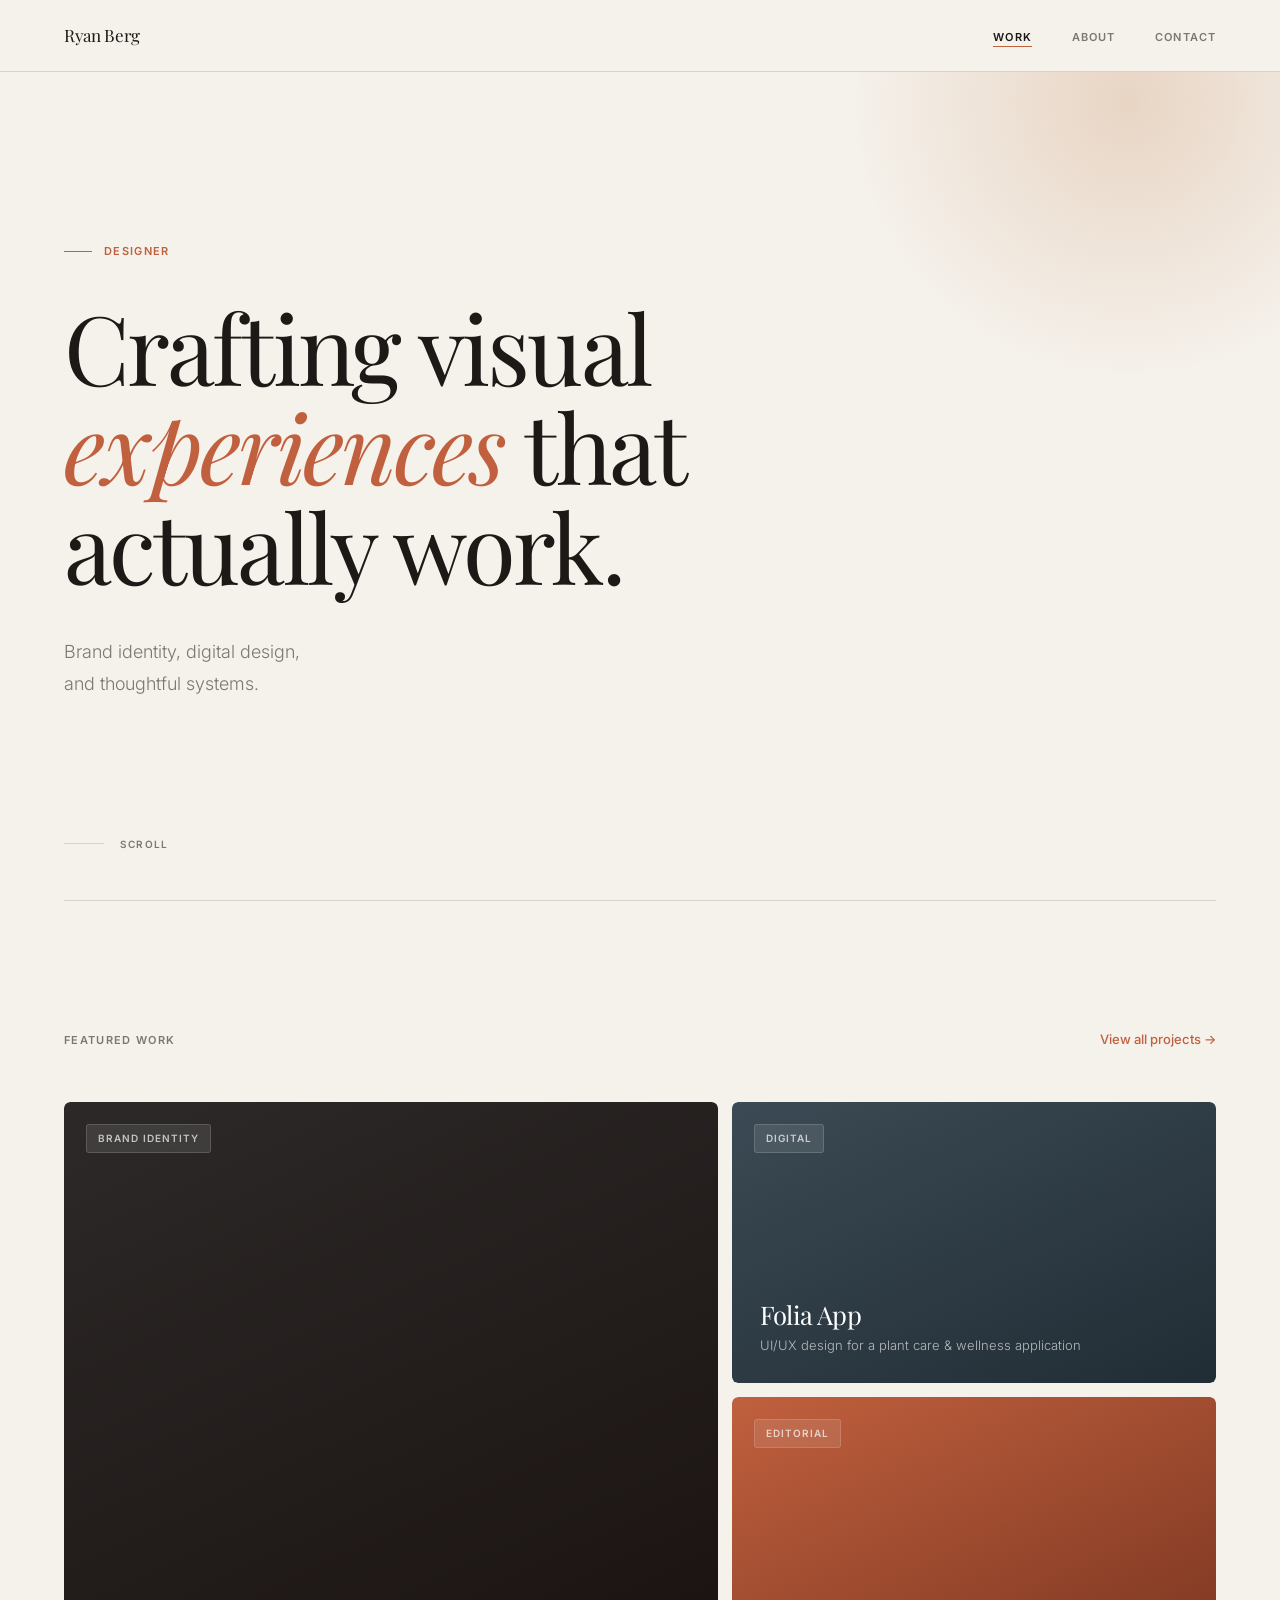
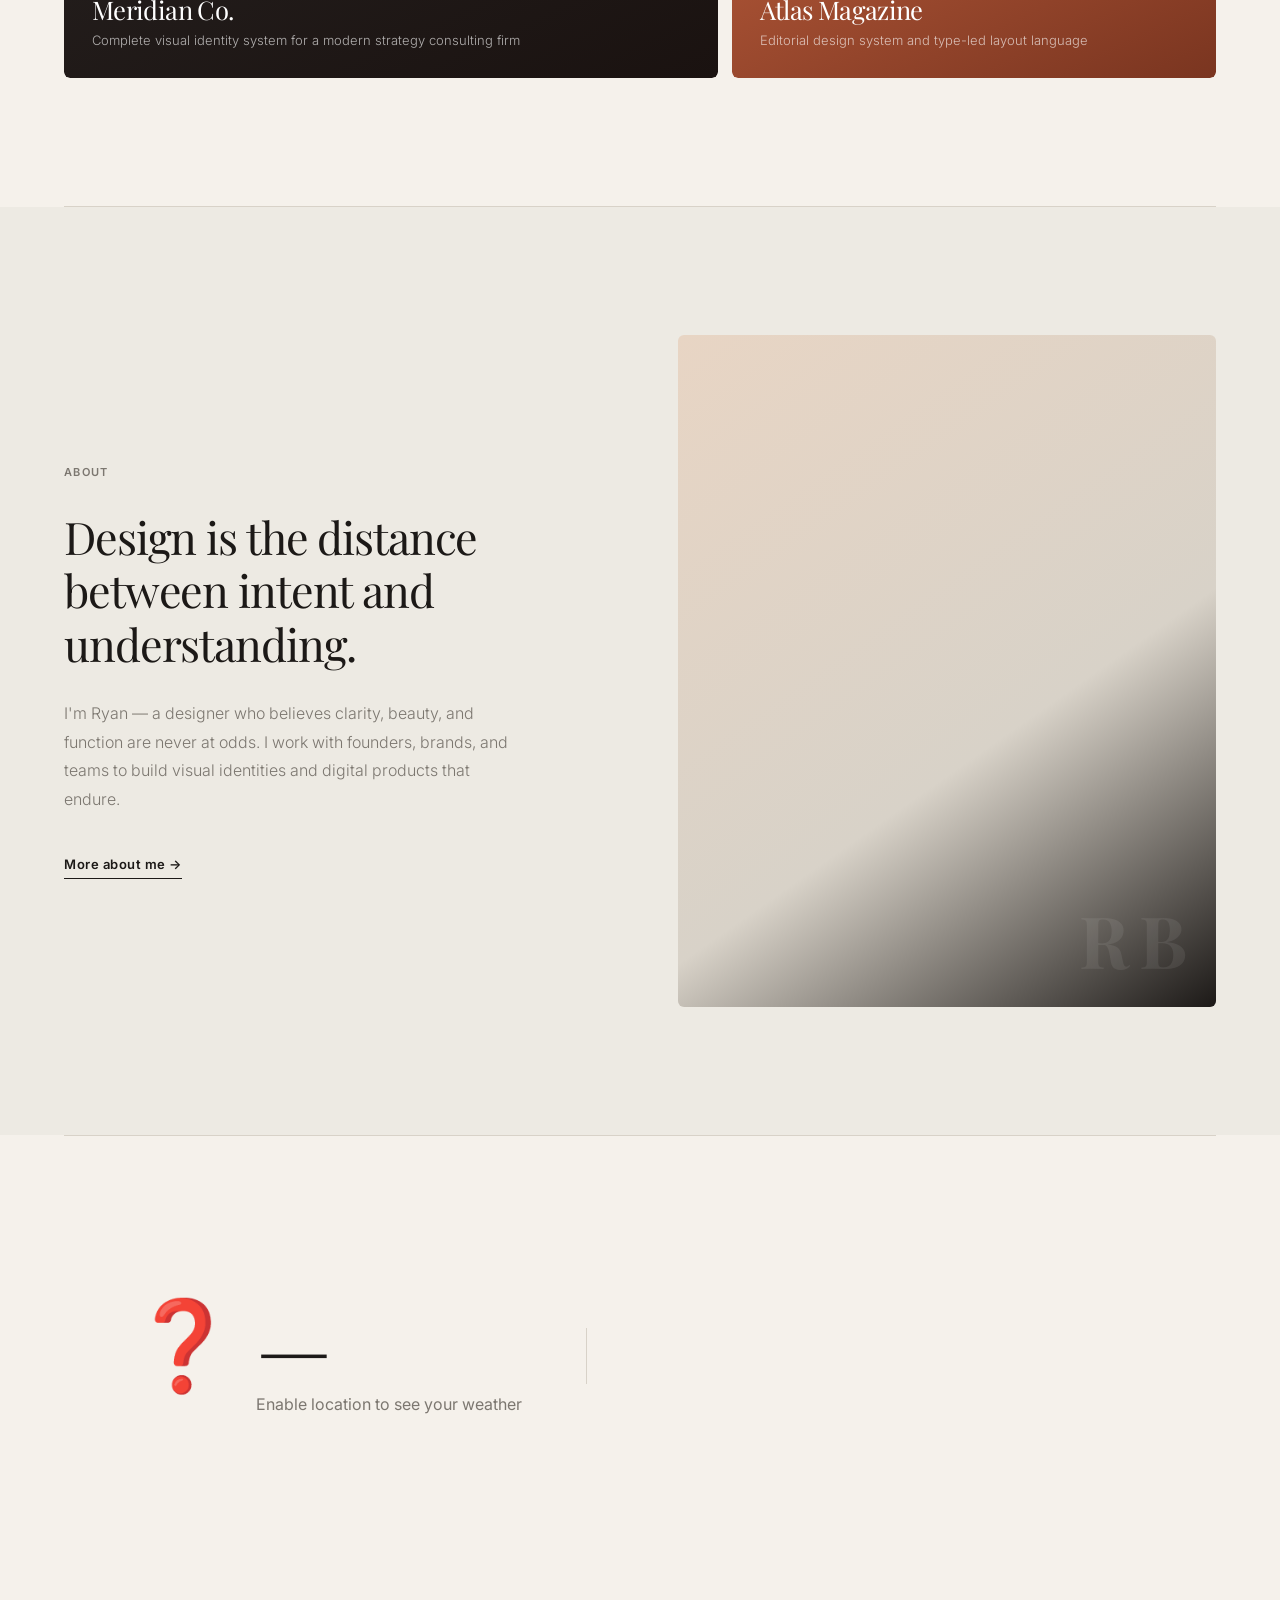
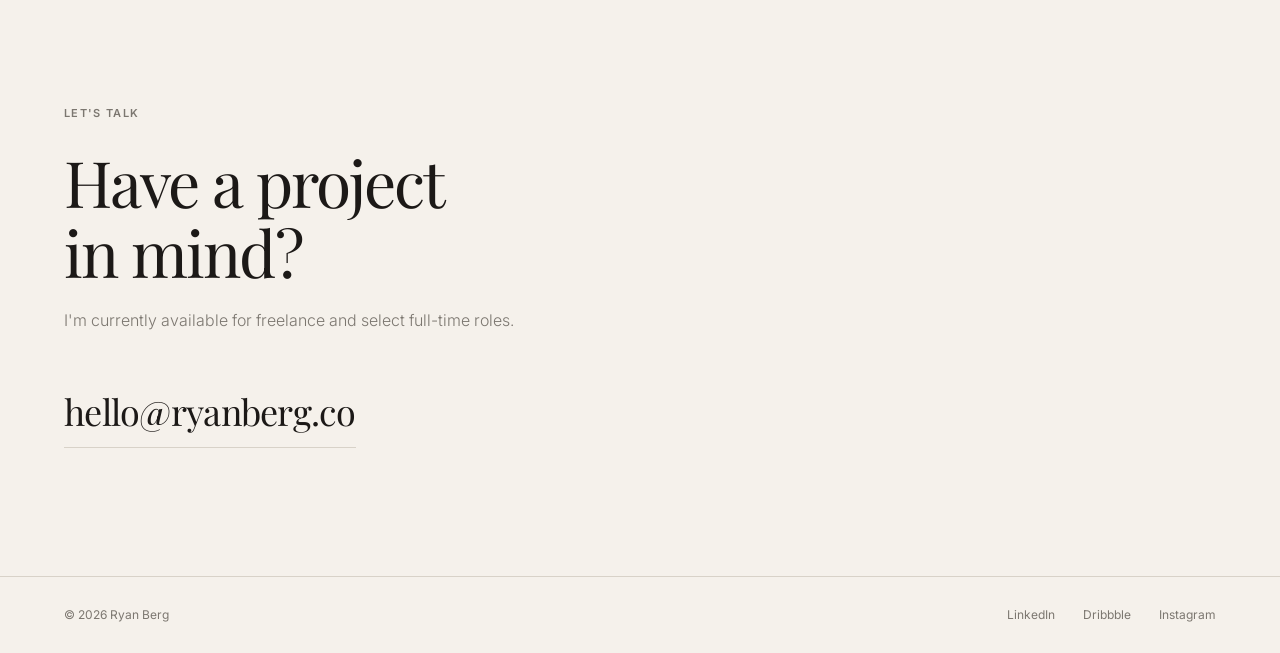
<file: index.html>
<!DOCTYPE html>
<html lang="en">
<head>
  <meta charset="UTF-8">
  <meta name="viewport" content="width=device-width, initial-scale=1.0">
  <title>Ryan Berg — Designer</title>
  <meta name="description" content="Ryan Berg is a designer specializing in brand identity, visual systems, and digital experiences.">
  <link rel="preconnect" href="https://fonts.googleapis.com">
  <link rel="preconnect" href="https://fonts.gstatic.com" crossorigin>
  <link rel="stylesheet" href="css/style.css">
  
</head>
<body>

  <!-- Navigation -->
  <nav class="nav">
    <a href="/" class="nav-logo">Ryan Berg</a>
    <ul class="nav-links">
      <li><a href="work/" class="active">Work</a></li>
      <li><a href="about/">About</a></li>
      <li><a href="#contact">Contact</a></li>
    </ul>
  </nav>

  <!-- Hero -->
  <section class="hero">
    <div class="hero-content">
      <span class="hero-eyebrow">Designer</span>
      <h1 class="hero-title">
        Crafting visual<br>
        <em>experiences</em> that<br>
        actually work.
      </h1>
      <p class="hero-sub">
        Brand identity, digital design,<br>
        and thoughtful systems.
      </p>
    </div>
    <div class="hero-scroll">
      <div class="scroll-line"></div>
      <span>Scroll</span>
    </div>
  </section>

  <hr class="section-divider">

  <section class="section">
    <div class="section-header">
      <span class="section-label">Featured Work</span>
      <a href="work/" class="section-link">View all projects →</a>
    </div>

    <div class="work-grid">
      <a href="work/" class="work-card work-card--featured">
        <div class="work-card-inner" style="background: linear-gradient(155deg, #2C2928 0%, #1A1210 100%);">
          <span class="work-card-tag">Brand Identity</span>
          <div class="work-card-info">
            <h3>Meridian Co.</h3>
            <p>Complete visual identity system for a modern strategy consulting firm</p>
          </div>
        </div>
      </a>

      <!-- Right column -->
      <div class="work-col">
        <a href="work/" class="work-card">
          <div class="work-card-inner" style="background: linear-gradient(155deg, #3B4A54 0%, #212D35 100%);">
            <span class="work-card-tag">Digital</span>
            <div class="work-card-info">
              <h3>Folia App</h3>
              <p>UI/UX design for a plant care &amp; wellness application</p>
            </div>
          </div>
        </a>
        <a href="work/" class="work-card">
          <div class="work-card-inner" style="background: linear-gradient(155deg, #C0603E 0%, #7A3520 100%);">
            <span class="work-card-tag">Editorial</span>
            <div class="work-card-info">
              <h3>Atlas Magazine</h3>
              <p>Editorial design system and type-led layout language</p>
            </div>
          </div>
        </a>
      </div>
    </div>
  </section>

  <hr class="section-divider">

  <!-- About Preview -->
  <section class="section about-preview">
    <div class="about-preview-inner">
      <div class="about-preview-text">
        <span class="section-label">About</span>
        <h2>Design is the distance between intent and understanding.</h2>
        <p>I'm Ryan — a designer who believes clarity, beauty, and function are never at odds. I work with founders, brands, and teams to build visual identities and digital products that endure.</p>
        <a href="about/" class="btn">More about me →</a>
      </div>
      <div class="about-visual"></div>
    </div>
  </section>

  <hr class="section-divider">

  <!-- Weather (uses browser geolocation + open-meteo) -->
  <section class="section">
    <div class="weather-card" id="weather">
      <div class="weather-left">
        <div class="weather-icon" id="weather-icon" aria-hidden="true">⛅</div>
        <div class="weather-main">
          <div class="weather-temp" id="weather-temp">—°F</div>
          <div class="weather-meta" id="weather-meta">Loading…</div>
        </div>
      </div>
      <div class="weather-divider" aria-hidden="true"></div>
      <div class="weather-forecast" id="weather-forecast" aria-live="polite"></div>
    </div>
  </section>

  <!-- Contact -->
  <section class="contact-section" id="contact">
    <span class="section-label">Let's Talk</span>
    <h2>Have a project<br>in mind?</h2>
    <p>I'm currently available for freelance and select full-time roles.</p>
    <a href="mailto:hello@ryanberg.co" class="contact-email">hello@ryanberg.co</a>
  </section>

  <!-- Footer -->
  <footer class="footer">
    <span class="footer-copy">© 2026 Ryan Berg</span>
    <nav class="footer-links">
      <a href="https://linkedin.com" target="_blank" rel="noopener">LinkedIn</a>
      <a href="https://dribbble.com" target="_blank" rel="noopener">Dribbble</a>
      <a href="https://instagram.com" target="_blank" rel="noopener">Instagram</a>
    </nav>
  </footer>

<script src="js/app.js"></script>

</body>
</html>
</file>
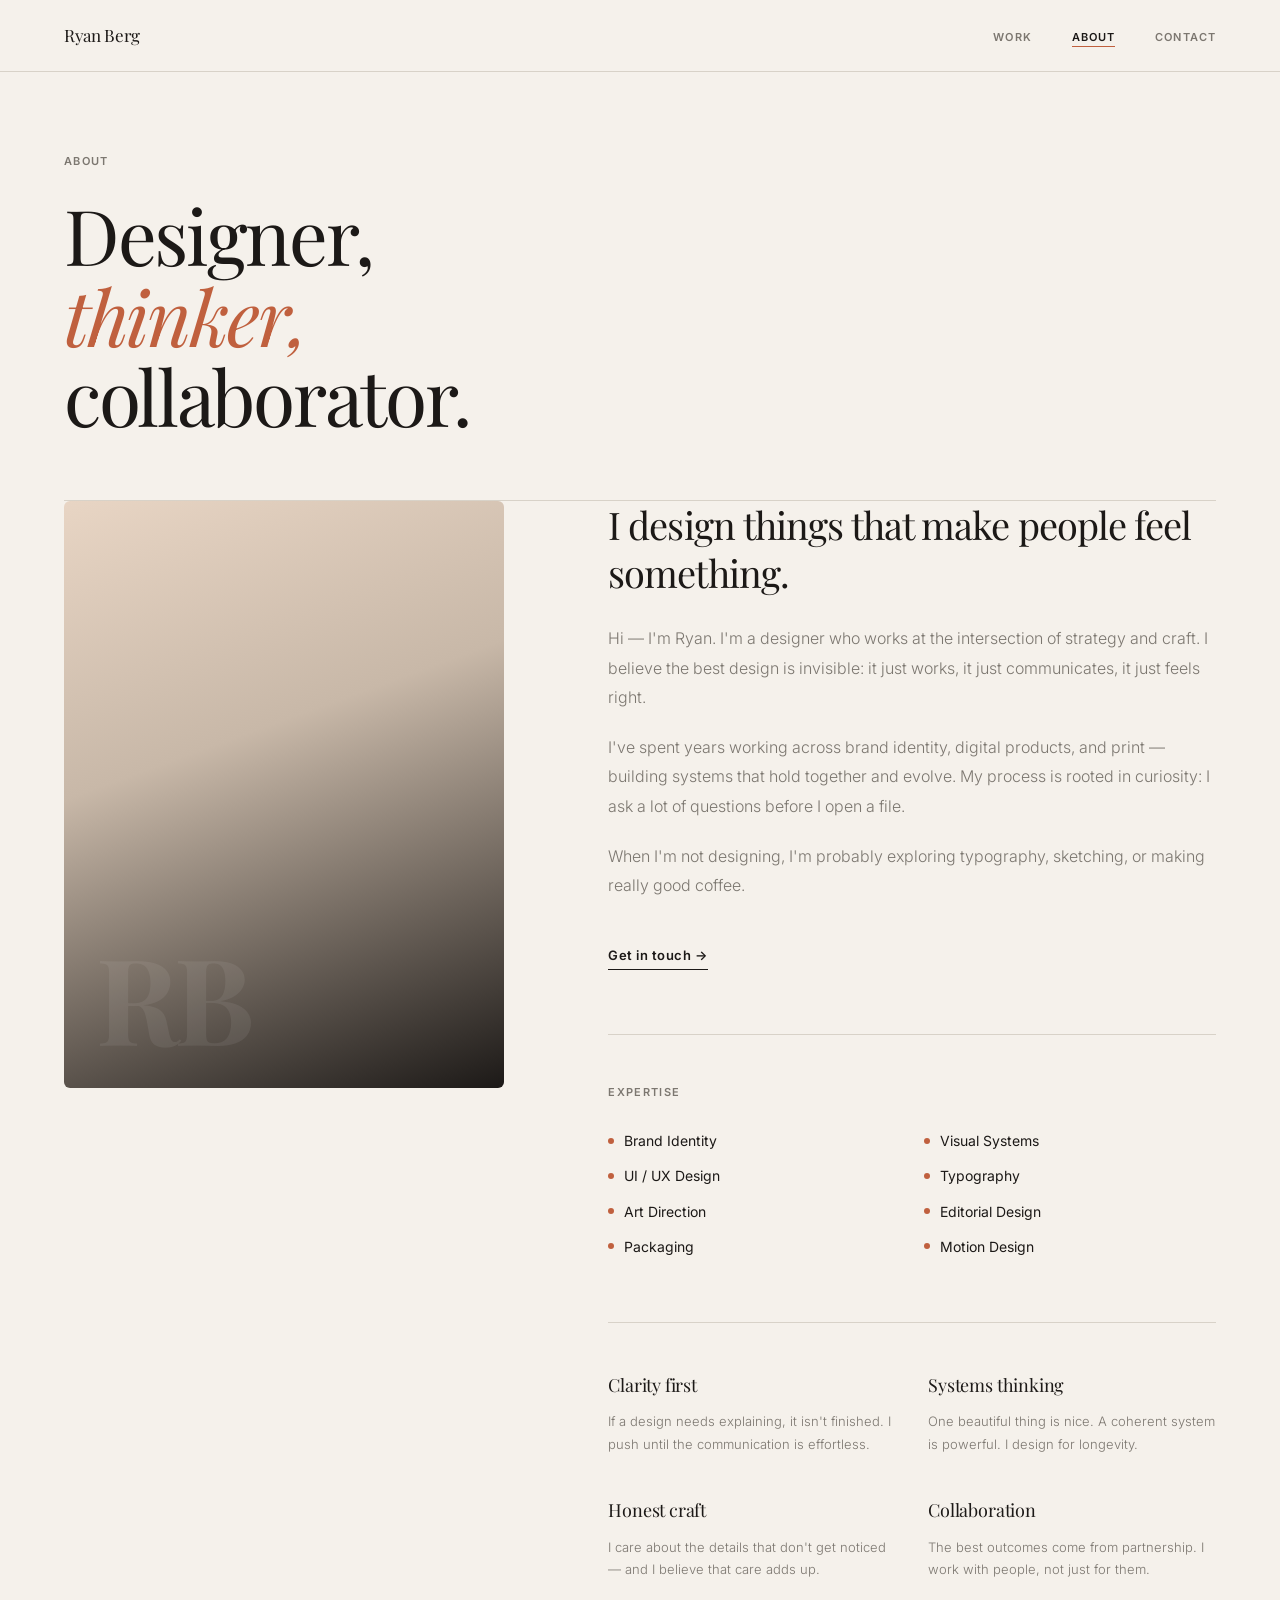
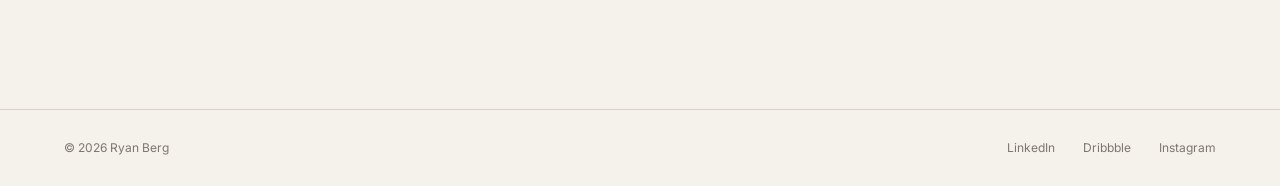
<file: about/index.html>
<!DOCTYPE html>
<html lang="en">
<head>
  <meta charset="UTF-8">
  <meta name="viewport" content="width=device-width, initial-scale=1.0">
  <title>About — Ryan Berg</title>
  <meta name="description" content="Ryan Berg is a designer based in the US, working at the intersection of brand, craft, and clarity.">
  <link rel="preconnect" href="https://fonts.googleapis.com">
  <link rel="preconnect" href="https://fonts.gstatic.com" crossorigin>
  <link rel="stylesheet" href="../css/style.css">
</head>
<body>

  <!-- Navigation -->
  <nav class="nav">
    <a href="/" class="nav-logo">Ryan Berg</a>
    <ul class="nav-links">
      <li><a href="/work/">Work</a></li>
      <li><a href="/about/" class="active">About</a></li>
      <li><a href="/#contact">Contact</a></li>
    </ul>
  </nav>

  <!-- Page Header -->
  <header class="page-header">
    <span class="section-label">About</span>
    <h1>Designer,<br><em style="font-style:italic; color: var(--accent);">thinker,</em><br>collaborator.</h1>
  </header>

  <hr class="section-divider">

  <!-- About Layout -->
  <div class="about-layout">

    <!-- Left: Photo -->
    <div class="about-sticky">
      <div class="about-photo"></div>
    </div>

    <!-- Right: Bio + Skills + Values -->
    <div>
      <div class="about-bio">
        <h2>I design things that make people feel something.</h2>
        <p>Hi — I'm Ryan. I'm a designer who works at the intersection of strategy and craft. I believe the best design is invisible: it just works, it just communicates, it just feels right.</p>
        <p>I've spent years working across brand identity, digital products, and print — building systems that hold together and evolve. My process is rooted in curiosity: I ask a lot of questions before I open a file.</p>
        <p>When I'm not designing, I'm probably exploring typography, sketching, or making really good coffee.</p>
        <a href="/#contact" class="btn">Get in touch →</a>
      </div>

      <!-- Skills -->
      <div class="skills-section">
        <h3>Expertise</h3>
        <ul class="skills-list">
          <li class="skill-item">Brand Identity</li>
          <li class="skill-item">Visual Systems</li>
          <li class="skill-item">UI / UX Design</li>
          <li class="skill-item">Typography</li>
          <li class="skill-item">Art Direction</li>
          <li class="skill-item">Editorial Design</li>
          <li class="skill-item">Packaging</li>
          <li class="skill-item">Motion Design</li>
        </ul>
      </div>

      <!-- Values -->
      <div class="values-grid">
        <div class="value-item">
          <h4>Clarity first</h4>
          <p>If a design needs explaining, it isn't finished. I push until the communication is effortless.</p>
        </div>
        <div class="value-item">
          <h4>Systems thinking</h4>
          <p>One beautiful thing is nice. A coherent system is powerful. I design for longevity.</p>
        </div>
        <div class="value-item">
          <h4>Honest craft</h4>
          <p>I care about the details that don't get noticed — and I believe that care adds up.</p>
        </div>
        <div class="value-item">
          <h4>Collaboration</h4>
          <p>The best outcomes come from partnership. I work with people, not just for them.</p>
        </div>
      </div>
    </div>

  </div>

  <!-- Footer -->
  <footer class="footer">
    <span class="footer-copy">© 2026 Ryan Berg</span>
    <nav class="footer-links">
      <a href="https://linkedin.com" target="_blank" rel="noopener">LinkedIn</a>
      <a href="https://dribbble.com" target="_blank" rel="noopener">Dribbble</a>
      <a href="https://instagram.com" target="_blank" rel="noopener">Instagram</a>
    </nav>
  </footer>

</body>
</html>
</file>
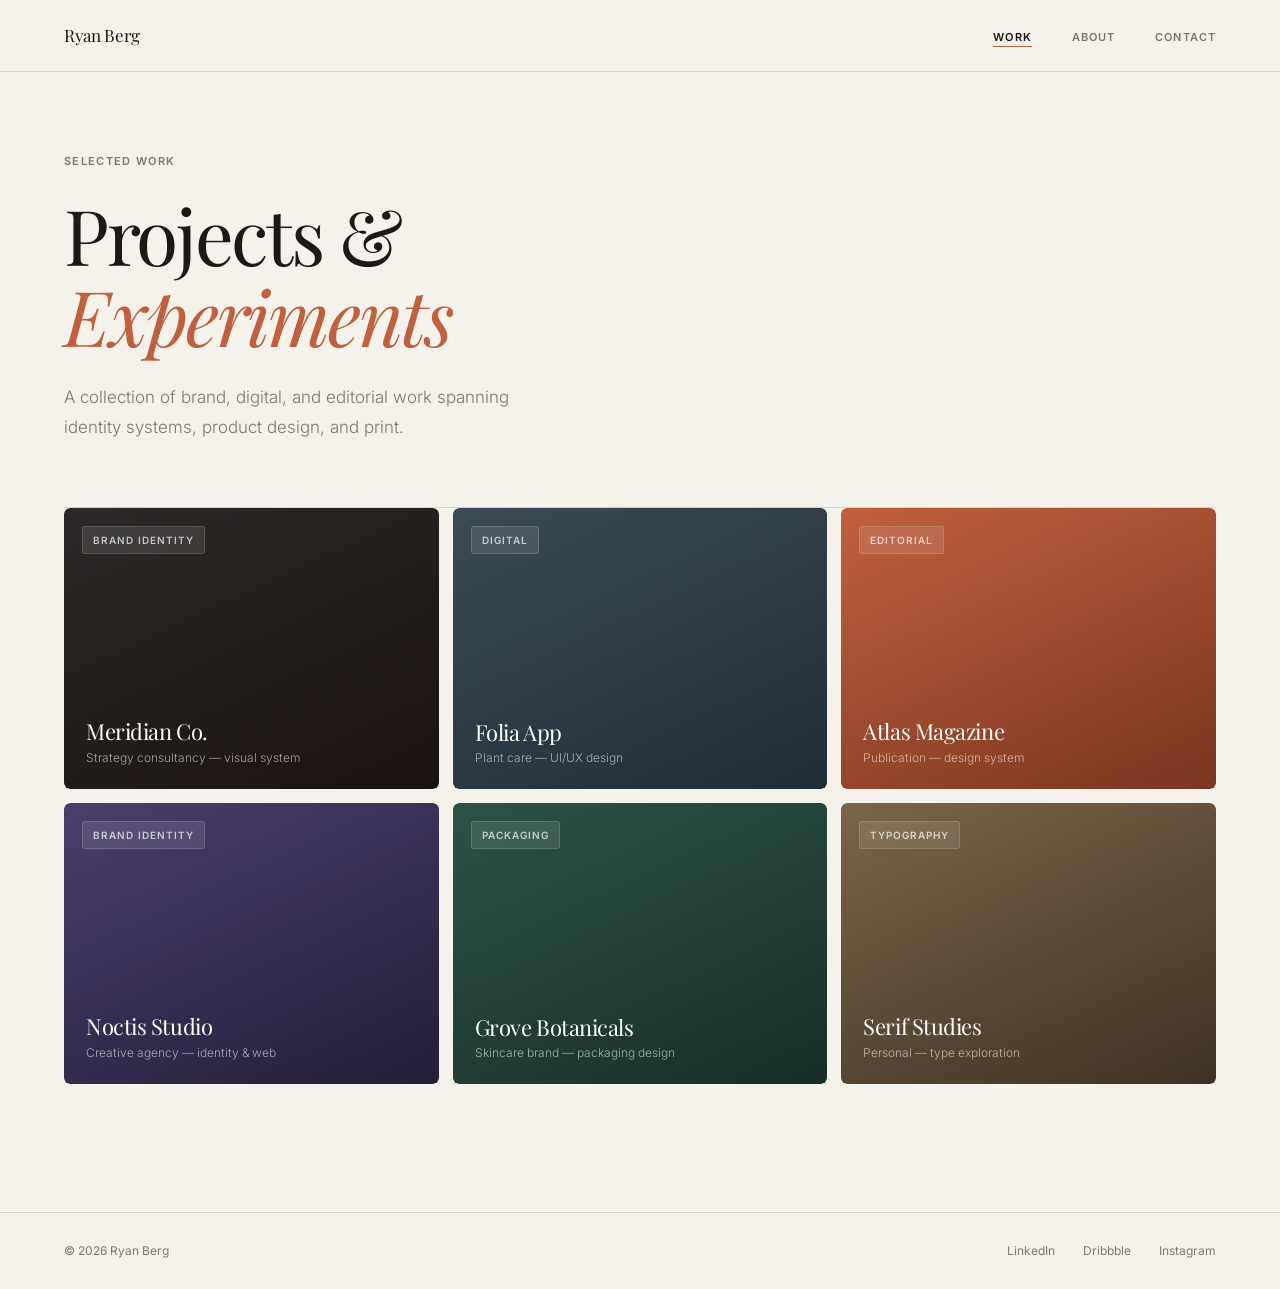
<file: work/index.html>
<!DOCTYPE html>
<html lang="en">
<head>
  <meta charset="UTF-8">
  <meta name="viewport" content="width=device-width, initial-scale=1.0">
  <title>Work — Ryan Berg</title>
  <meta name="description" content="Selected projects by Ryan Berg — brand identity, digital design, and editorial systems.">
  <link rel="preconnect" href="https://fonts.googleapis.com">
  <link rel="preconnect" href="https://fonts.gstatic.com" crossorigin>
  <link rel="stylesheet" href="../css/style.css">
</head>
<body>

  <!-- Navigation -->
  <nav class="nav">
    <a href="/" class="nav-logo">Ryan Berg</a>
    <ul class="nav-links">
      <li><a href="/work/" class="active">Work</a></li>
      <li><a href="/about/">About</a></li>
      <li><a href="/#contact">Contact</a></li>
    </ul>
  </nav>

  <!-- Page Header -->
  <header class="page-header">
    <span class="section-label">Selected Work</span>
    <h1>Projects &amp;<br><em style="font-style:italic; color: var(--accent);">Experiments</em></h1>
    <p>A collection of brand, digital, and editorial work spanning identity systems, product design, and print.</p>
  </header>

  <hr class="section-divider">

  <!-- Projects Grid -->
  <div class="projects-grid">

    <a href="#" class="project-card">
      <div class="project-card-inner" style="background: linear-gradient(155deg, #2C2928 0%, #1A1210 100%);">
        <span class="project-card-tag">Brand Identity</span>
        <div class="project-card-info">
          <h3>Meridian Co.</h3>
          <p>Strategy consultancy — visual system</p>
        </div>
      </div>
    </a>

    <a href="#" class="project-card">
      <div class="project-card-inner" style="background: linear-gradient(155deg, #3B4A54 0%, #212D35 100%);">
        <span class="project-card-tag">Digital</span>
        <div class="project-card-info">
          <h3>Folia App</h3>
          <p>Plant care — UI/UX design</p>
        </div>
      </div>
    </a>

    <a href="#" class="project-card">
      <div class="project-card-inner" style="background: linear-gradient(155deg, #C0603E 0%, #7A3520 100%);">
        <span class="project-card-tag">Editorial</span>
        <div class="project-card-info">
          <h3>Atlas Magazine</h3>
          <p>Publication — design system</p>
        </div>
      </div>
    </a>

    <a href="#" class="project-card">
      <div class="project-card-inner" style="background: linear-gradient(155deg, #4A3F6B 0%, #231E38 100%);">
        <span class="project-card-tag">Brand Identity</span>
        <div class="project-card-info">
          <h3>Noctis Studio</h3>
          <p>Creative agency — identity &amp; web</p>
        </div>
      </div>
    </a>

    <a href="#" class="project-card">
      <div class="project-card-inner" style="background: linear-gradient(155deg, #2E5248 0%, #172E28 100%);">
        <span class="project-card-tag">Packaging</span>
        <div class="project-card-info">
          <h3>Grove Botanicals</h3>
          <p>Skincare brand — packaging design</p>
        </div>
      </div>
    </a>

    <a href="#" class="project-card">
      <div class="project-card-inner" style="background: linear-gradient(155deg, #7A6548 0%, #3E3225 100%);">
        <span class="project-card-tag">Typography</span>
        <div class="project-card-info">
          <h3>Serif Studies</h3>
          <p>Personal — type exploration</p>
        </div>
      </div>
    </a>

  </div>

  <!-- Footer -->
  <footer class="footer">
    <span class="footer-copy">© 2026 Ryan Berg</span>
    <nav class="footer-links">
      <a href="https://linkedin.com" target="_blank" rel="noopener">LinkedIn</a>
      <a href="https://dribbble.com" target="_blank" rel="noopener">Dribbble</a>
      <a href="https://instagram.com" target="_blank" rel="noopener">Instagram</a>
    </nav>
  </footer>

</body>
</html>
</file>
<file: css/style.css>
/* ================================================
   RYAN BERG — Personal Site
   ================================================ */

@import url('https://fonts.googleapis.com/css2?family=Playfair+Display:ital,wght@0,400;0,700;1,400&family=Inter:wght@300;400;500;600&display=swap');

/* === Reset & Base === */
*, *::before, *::after {
  box-sizing: border-box;
  margin: 0;
  padding: 0;
}

:root {
  --bg:           #F5F1EB;
  --bg-card:      #EDEAE3;
  --bg-dark:      #1C1917;
  --text:         #1C1917;
  --text-muted:   #7C7770;
  --accent:       #C0603E;
  --accent-pale:  #E8D5C4;
  --border:       #D8D2C8;
  --white:        #FDFCFB;

  --font-display: 'Playfair Display', Georgia, serif;
  --font-body:    'Inter', -apple-system, BlinkMacSystemFont, sans-serif;

  --nav-h:        72px;
  --pad-x:        clamp(24px, 5vw, 72px);
  --section-pad:  clamp(80px, 10vw, 140px);

  --radius:       6px;
  --ease-out:     cubic-bezier(0.25, 0.46, 0.45, 0.94);
}

html {
  scroll-behavior: smooth;
}

body {
  background-color: var(--bg);
  color: var(--text);
  font-family: var(--font-body);
  font-size: 16px;
  line-height: 1.65;
  -webkit-font-smoothing: antialiased;
  -moz-osx-font-smoothing: grayscale;
}

a {
  color: inherit;
  text-decoration: none;
}

img {
  display: block;
  max-width: 100%;
}

ul {
  list-style: none;
}


/* ================================================
   NAVIGATION
   ================================================ */

.nav {
  position: fixed;
  top: 0;
  left: 0;
  right: 0;
  z-index: 100;
  display: flex;
  align-items: center;
  justify-content: space-between;
  padding: 0 var(--pad-x);
  height: var(--nav-h);
  background: var(--bg);
  border-bottom: 1px solid var(--border);
}

.nav-logo {
  font-family: var(--font-display);
  font-size: 17px;
  font-weight: 400;
  letter-spacing: -0.02em;
  transition: color 0.2s;
}

.nav-logo:hover {
  color: var(--accent);
}

.nav-links {
  display: flex;
  gap: 40px;
}

.nav-links a {
  font-size: 11px;
  font-weight: 600;
  letter-spacing: 0.1em;
  text-transform: uppercase;
  color: var(--text-muted);
  position: relative;
  transition: color 0.2s;
}

.nav-links a::after {
  content: '';
  position: absolute;
  bottom: -3px;
  left: 0;
  width: 0;
  height: 1px;
  background: var(--accent);
  transition: width 0.25s var(--ease-out);
}

.nav-links a:hover,
.nav-links a.active {
  color: var(--text);
}

.nav-links a:hover::after,
.nav-links a.active::after {
  width: 100%;
}


/* ================================================
   HERO
   ================================================ */

.hero {
  min-height: 100vh;
  padding: var(--nav-h) var(--pad-x) 80px;
  display: flex;
  flex-direction: column;
  justify-content: center;
  position: relative;
  overflow: hidden;
}

.hero::before {
  content: '';
  position: absolute;
  top: -20%;
  right: -10%;
  width: 560px;
  height: 560px;
  background: radial-gradient(ellipse, var(--accent-pale) 0%, transparent 70%);
  pointer-events: none;
  z-index: 0;
}

.hero-content {
  position: relative;
  z-index: 1;
  max-width: 960px;
  padding-top: 40px;
}

.hero-eyebrow {
  display: inline-flex;
  align-items: center;
  gap: 12px;
  font-size: 11px;
  font-weight: 600;
  letter-spacing: 0.12em;
  text-transform: uppercase;
  color: var(--accent);
  margin-bottom: 36px;
}

.hero-eyebrow::before {
  content: '';
  display: block;
  width: 28px;
  height: 1px;
  background: var(--accent);
}

.hero-title {
  font-family: var(--font-display);
  font-size: clamp(48px, 7.5vw, 104px);
  font-weight: 400;
  line-height: 1.04;
  letter-spacing: -0.03em;
  margin-bottom: 40px;
}

.hero-title em {
  font-style: italic;
  color: var(--accent);
}

.hero-sub {
  font-size: clamp(15px, 1.5vw, 18px);
  font-weight: 300;
  color: var(--text-muted);
  line-height: 1.75;
  max-width: 380px;
}

.hero-scroll {
  position: absolute;
  bottom: 48px;
  left: var(--pad-x);
  display: flex;
  align-items: center;
  gap: 16px;
  font-size: 10px;
  font-weight: 600;
  letter-spacing: 0.12em;
  text-transform: uppercase;
  color: var(--text-muted);
}

.scroll-line {
  width: 40px;
  height: 1px;
  background: var(--border);
}


/* ================================================
   SECTION SCAFFOLDING
   ================================================ */

.section {
  padding: var(--section-pad) var(--pad-x);
}

.section-header {
  display: flex;
  align-items: baseline;
  justify-content: space-between;
  margin-bottom: 52px;
}

.section-label {
  font-size: 11px;
  font-weight: 600;
  letter-spacing: 0.12em;
  text-transform: uppercase;
  color: var(--text-muted);
}

.section-link {
  font-size: 13px;
  font-weight: 500;
  color: var(--accent);
  position: relative;
  transition: opacity 0.2s;
}

.section-link:hover {
  opacity: 0.7;
}

.section-divider {
  border: none;
  border-top: 1px solid var(--border);
  margin: 0 var(--pad-x);
}


/* ================================================
   WORK GRID
   ================================================ */

.work-grid {
  display: grid;
  grid-template-columns: 1.35fr 1fr;
  gap: 14px;
}

.work-card {
  display: block;
  border-radius: var(--radius);
  overflow: hidden;
  cursor: pointer;
}

.work-card--featured .work-card-inner {
  height: 576px;
}

.work-card:not(.work-card--featured) .work-card-inner {
  height: 281px;
}

.work-card-inner {
  position: relative;
  width: 100%;
  overflow: hidden;
  border-radius: var(--radius);
  transition: transform 0.5s var(--ease-out);
}

.work-card:hover .work-card-inner {
  transform: scale(1.02);
}

.work-card-tag {
  position: absolute;
  top: 22px;
  left: 22px;
  font-size: 10px;
  font-weight: 600;
  letter-spacing: 0.1em;
  text-transform: uppercase;
  color: rgba(255, 255, 255, 0.7);
  background: rgba(255, 255, 255, 0.1);
  padding: 5px 11px;
  border-radius: 3px;
  backdrop-filter: blur(8px);
  border: 1px solid rgba(255, 255, 255, 0.15);
}

.work-card-info {
  position: absolute;
  bottom: 28px;
  left: 28px;
  right: 28px;
  color: white;
}

.work-card-info h3 {
  font-family: var(--font-display);
  font-size: clamp(22px, 2vw, 30px);
  font-weight: 400;
  letter-spacing: -0.025em;
  margin-bottom: 6px;
  line-height: 1.2;
}

.work-card-info p {
  font-size: 13px;
  font-weight: 300;
  color: rgba(255, 255, 255, 0.65);
  line-height: 1.5;
}

.work-col {
  display: flex;
  flex-direction: column;
  gap: 14px;
}


/* ================================================
   ABOUT PREVIEW
   ================================================ */

.about-preview {
  background: var(--bg-card);
}

.about-preview-inner {
  display: grid;
  grid-template-columns: 1fr 1fr;
  gap: clamp(40px, 6vw, 100px);
  align-items: center;
}

.about-preview-text .section-label {
  display: block;
  margin-bottom: 28px;
}

.about-preview-text h2 {
  font-family: var(--font-display);
  font-size: clamp(28px, 3.5vw, 46px);
  font-weight: 400;
  line-height: 1.2;
  letter-spacing: -0.025em;
  margin-bottom: 28px;
}

.about-preview-text p {
  font-size: 16px;
  font-weight: 300;
  color: var(--text-muted);
  line-height: 1.8;
  margin-bottom: 36px;
  max-width: 460px;
}

.btn {
  display: inline-flex;
  align-items: center;
  gap: 8px;
  font-size: 13px;
  font-weight: 600;
  letter-spacing: 0.04em;
  color: var(--text);
  border-bottom: 1.5px solid var(--text);
  padding-bottom: 3px;
  transition: color 0.2s, border-color 0.2s;
}

.btn:hover {
  color: var(--accent);
  border-color: var(--accent);
}

.about-visual {
  aspect-ratio: 4/5;
  background: linear-gradient(145deg, var(--accent-pale) 0%, var(--border) 60%, var(--bg-dark) 100%);
  border-radius: var(--radius);
  position: relative;
  overflow: hidden;
}

.about-visual::after {
  content: 'R B';
  position: absolute;
  bottom: 32px;
  right: 32px;
  font-family: var(--font-display);
  font-size: 72px;
  font-weight: 700;
  color: rgba(255, 255, 255, 0.08);
  letter-spacing: -0.04em;
  line-height: 1;
}

/* About page version */
.about-photo {
  aspect-ratio: 3/4;
  background: linear-gradient(160deg, var(--accent-pale) 0%, #C8B8A8 40%, var(--bg-dark) 100%);
  border-radius: var(--radius);
  position: relative;
  overflow: hidden;
  max-width: 440px;
}

.about-photo::after {
  content: 'RB';
  position: absolute;
  inset: 0;
  display: flex;
  align-items: flex-end;
  padding: 32px;
  font-family: var(--font-display);
  font-size: 120px;
  font-weight: 700;
  color: rgba(255, 255, 255, 0.07);
  letter-spacing: -0.04em;
  line-height: 1;
}


/* ================================================
   CONTACT
   ================================================ */

.contact-section {
  padding: var(--section-pad) var(--pad-x);
  display: flex;
  flex-direction: column;
  align-items: flex-start;
}

.contact-section .section-label {
  display: block;
  margin-bottom: 24px;
}

.contact-section h2 {
  font-family: var(--font-display);
  font-size: clamp(36px, 5vw, 72px);
  font-weight: 400;
  letter-spacing: -0.03em;
  line-height: 1.1;
  margin-bottom: 20px;
  max-width: 640px;
}

.contact-section p {
  font-size: 16px;
  font-weight: 300;
  color: var(--text-muted);
  margin-bottom: 48px;
}

.contact-email {
  font-family: var(--font-display);
  font-size: clamp(22px, 3vw, 36px);
  font-weight: 400;
  letter-spacing: -0.02em;
  color: var(--text);
  border-bottom: 1.5px solid var(--border);
  padding-bottom: 6px;
  transition: color 0.25s, border-color 0.25s;
}

.contact-email:hover {
  color: var(--accent);
  border-color: var(--accent);
}


/* ================================================
   FOOTER
   ================================================ */

.footer {
  padding: 28px var(--pad-x);
  border-top: 1px solid var(--border);
  display: flex;
  align-items: center;
  justify-content: space-between;
}

.footer-copy {
  font-size: 12px;
  color: var(--text-muted);
}

.footer-links {
  display: flex;
  gap: 28px;
}

.footer-links a {
  font-size: 12px;
  color: var(--text-muted);
  transition: color 0.2s;
}

.footer-links a:hover {
  color: var(--text);
}


/* ================================================
   PAGE HEADER (inner pages)
   ================================================ */

.page-header {
  padding: calc(var(--nav-h) + 80px) var(--pad-x) 64px;
}

.page-header .section-label {
  display: block;
  margin-bottom: 24px;
}

.page-header h1 {
  font-family: var(--font-display);
  font-size: clamp(40px, 6vw, 80px);
  font-weight: 400;
  letter-spacing: -0.03em;
  line-height: 1.05;
  max-width: 720px;
}

.page-header p {
  font-size: 17px;
  font-weight: 300;
  color: var(--text-muted);
  line-height: 1.75;
  max-width: 500px;
  margin-top: 28px;
}


/* ================================================
   WORK PAGE — FULL GRID
   ================================================ */

.projects-grid {
  padding: 0 var(--pad-x) var(--section-pad);
  display: grid;
  grid-template-columns: repeat(3, 1fr);
  gap: 14px;
}

.project-card {
  display: block;
  overflow: hidden;
  border-radius: var(--radius);
  cursor: pointer;
}

.project-card-inner {
  aspect-ratio: 4/3;
  position: relative;
  overflow: hidden;
  border-radius: var(--radius);
  transition: transform 0.5s var(--ease-out);
}

.project-card:hover .project-card-inner {
  transform: scale(1.02);
}

.project-card-tag {
  position: absolute;
  top: 18px;
  left: 18px;
  font-size: 10px;
  font-weight: 600;
  letter-spacing: 0.1em;
  text-transform: uppercase;
  color: rgba(255, 255, 255, 0.7);
  background: rgba(255, 255, 255, 0.1);
  padding: 5px 10px;
  border-radius: 3px;
  backdrop-filter: blur(8px);
  border: 1px solid rgba(255, 255, 255, 0.15);
}

.project-card-info {
  position: absolute;
  bottom: 22px;
  left: 22px;
  right: 22px;
  color: white;
}

.project-card-info h3 {
  font-family: var(--font-display);
  font-size: 22px;
  font-weight: 400;
  letter-spacing: -0.02em;
  margin-bottom: 4px;
  line-height: 1.2;
}

.project-card-info p {
  font-size: 12px;
  font-weight: 300;
  color: rgba(255, 255, 255, 0.6);
  line-height: 1.5;
}


/* ================================================
   ABOUT PAGE
   ================================================ */

.about-layout {
  padding: 0 var(--pad-x) var(--section-pad);
  display: grid;
  grid-template-columns: 1fr 1.3fr;
  gap: clamp(40px, 6vw, 100px);
  align-items: start;
}

.about-sticky {
  position: sticky;
  top: calc(var(--nav-h) + 32px);
}

.about-bio h2 {
  font-family: var(--font-display);
  font-size: clamp(26px, 3vw, 38px);
  font-weight: 400;
  letter-spacing: -0.025em;
  line-height: 1.25;
  margin-bottom: 28px;
}

.about-bio p {
  font-size: 16px;
  font-weight: 300;
  color: var(--text-muted);
  line-height: 1.85;
  margin-bottom: 20px;
}

.about-bio p:last-of-type {
  margin-bottom: 40px;
}

.skills-section {
  margin-top: 64px;
  padding-top: 48px;
  border-top: 1px solid var(--border);
}

.skills-section h3 {
  font-size: 11px;
  font-weight: 600;
  letter-spacing: 0.12em;
  text-transform: uppercase;
  color: var(--text-muted);
  margin-bottom: 28px;
}

.skills-list {
  display: grid;
  grid-template-columns: 1fr 1fr;
  gap: 12px 24px;
}

.skill-item {
  display: flex;
  align-items: center;
  gap: 10px;
  font-size: 14px;
  font-weight: 400;
  color: var(--text);
}

.skill-item::before {
  content: '';
  display: block;
  width: 6px;
  height: 6px;
  border-radius: 50%;
  background: var(--accent);
  flex-shrink: 0;
}

.values-grid {
  margin-top: 64px;
  padding-top: 48px;
  border-top: 1px solid var(--border);
  display: grid;
  grid-template-columns: 1fr 1fr;
  gap: 40px 32px;
}

.value-item h4 {
  font-family: var(--font-display);
  font-size: 18px;
  font-weight: 400;
  letter-spacing: -0.01em;
  margin-bottom: 10px;
}

.value-item p {
  font-size: 13px;
  font-weight: 300;
  color: var(--text-muted);
  line-height: 1.75;
}


/* ================================================
   RESPONSIVE
   ================================================ */

@media (max-width: 900px) {
  .work-grid {
    grid-template-columns: 1fr;
  }

  .work-card--featured .work-card-inner,
  .work-card:not(.work-card--featured) .work-card-inner {
    height: 320px;
  }

  .work-col {
    display: contents;
  }

  .about-preview-inner,
  .about-layout {
    grid-template-columns: 1fr;
  }

  .about-sticky {
    position: static;
  }

  .projects-grid {
    grid-template-columns: 1fr 1fr;
  }

  .skills-list {
    grid-template-columns: 1fr;
  }

  .values-grid {
    grid-template-columns: 1fr;
  }
}

@media (max-width: 600px) {
  .nav-links {
    gap: 24px;
  }

  .projects-grid {
    grid-template-columns: 1fr;
  }

  .footer {
    flex-direction: column;
    gap: 16px;
    align-items: flex-start;
  }
}

/* ================================================
   Weather section (moved from inline)
   ================================================ */
.weather-card {
  width: 100%;
  max-width: 1200px;
  margin: 0 auto;
  background: none;
  border-radius: 0;
  /* tighter vertical padding to remove excess top/bottom space */
  padding: clamp(16px, 4vw, 36px)  var(--pad-x);
  box-shadow: none;
  display: flex;
  align-items: center;
  gap: clamp(20px, 3.6vw, 40px);
  border: none;
  margin-top: 0;
  min-height: 160px;
}
.weather-icon { font-size: 88px; line-height:1; color:var(--accent); }
.weather-temp { font-family: var(--font-display); font-size: clamp(36px, 7vw, 88px); font-weight: 400; color:var(--text); }
.weather-meta { font-size: 16px; color: var(--text-muted); margin-top:8px; }
.weather-left { display:flex; align-items:flex-start; gap:18px; min-width:320px; }
.weather-main { display:flex; flex-direction:column; line-height:1; }
.weather-forecast { display:flex; gap:28px; margin-left: auto; align-items:center; justify-content:flex-end; flex:1; }
.forecast-day { display:flex; flex-direction:column; align-items:center; gap:8px; font-size:13px; color:var(--text-muted); min-width:72px; background: var(--bg-card); padding:8px 10px; border-radius:10px; }
.forecast-day .icon { width:40px; height:40px; display:block; }
.forecast-day .t { font-size:13px; color:var(--text); }
.forecast-day .day { font-weight:600; color:var(--text); font-size:12px; }
.weather-divider { width:1px; height:56px; background:var(--border); margin-left:24px; }
@media (max-width:1100px){ .weather-card{min-height:140px; padding:20px var(--pad-x);} .weather-icon{font-size:72px} }
@media (max-width:700px){
  .weather-card{flex-direction:column; align-items:flex-start; min-height:unset; padding:20px var(--pad-x);} 
  .weather-forecast{ display:none; }
}
</file>
